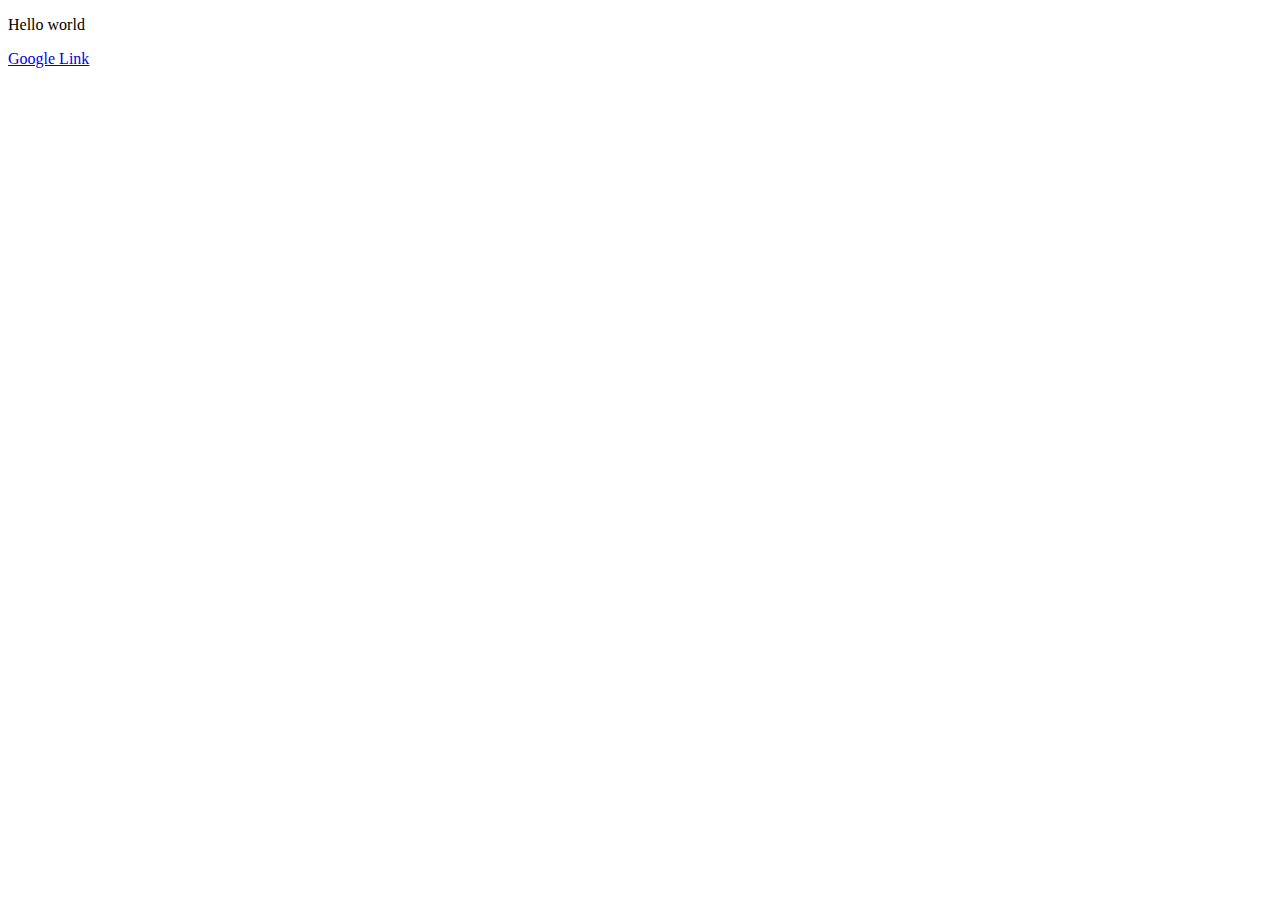
<file: section-12/index.html>
<!DOCTYPE html>
<html lang="en">
<head>
    <meta charset="UTF-8">
    <meta name="viewport" content="width=device-width, initial-scale=1.0">
    <title>Advanced Javascript</title>
    <link rel="stylesheet" href="/section-12/style.css">
</head>
<body>

    <p>
        Hello world
    </p>
    <a href="https://google.com" id="external-link">Google Link</a>




    <script src="/section-12/old-app.js"></script>
</body>
</html>
</file>
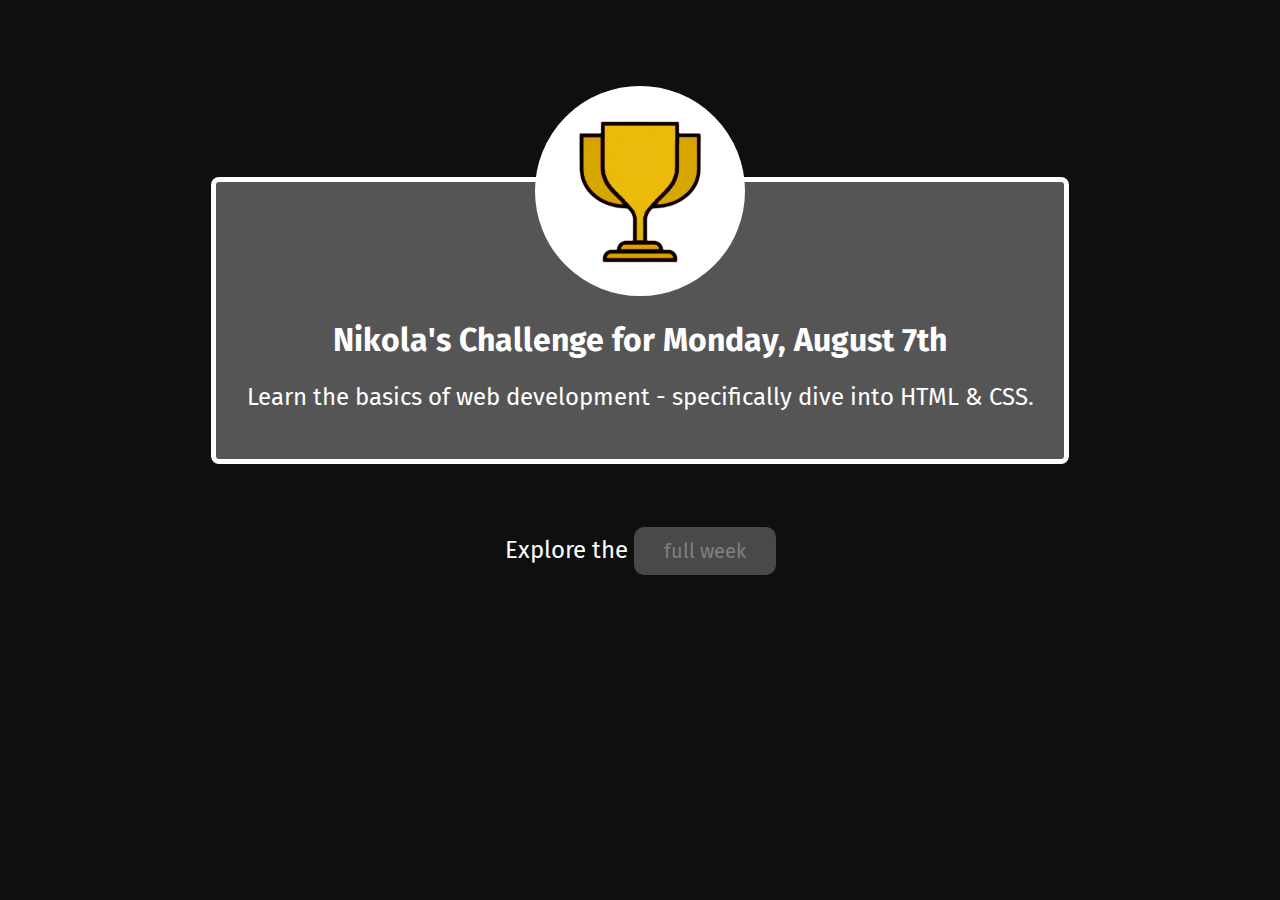
<file: section-3/index.html>
<!DOCTYPE html>
<html lang="en">

<head>
    <meta charset="UTF-8">
    <meta name="viewport" content="width=device-width, initial-scale=1.0">
    <link rel="preconnect" href="https://fonts.googleapis.com">
    <link rel="preconnect" href="https://fonts.gstatic.com" crossorigin>
    <link
        href="https://fonts.googleapis.com/css2?family=Fira+Sans:ital,wght@0,100;0,200;0,300;0,400;0,500;0,600;0,700;0,800;0,900;1,100;1,200;1,300;1,400;1,500;1,600;1,700;1,800;1,900&family=Oswald:wght@200;300;400;500;600;700&display=swap"
        rel="stylesheet">
    <title>Section 3 - My Daily Challenge</title>
    <link rel="stylesheet" href="/section-3/shared.css">
    <link rel="stylesheet" href="/section-3/daily-challenge.css">
</head>

<body>
    <main>
        <img src="/section-3/challenges-trophy.png" alt="A trophy">
        <h1>Nikola's Challenge for <span>Monday, August 7th</span></h1>
        <p id="todays-challenge">
            Learn the basics of web development - specifically dive into HTML & CSS.
        </p>
    </main>
    <footer>
        <p>Explore the <a href="/section-3/full-week.html">full week</a></p>
    </footer>
</body>

</html>
</file>
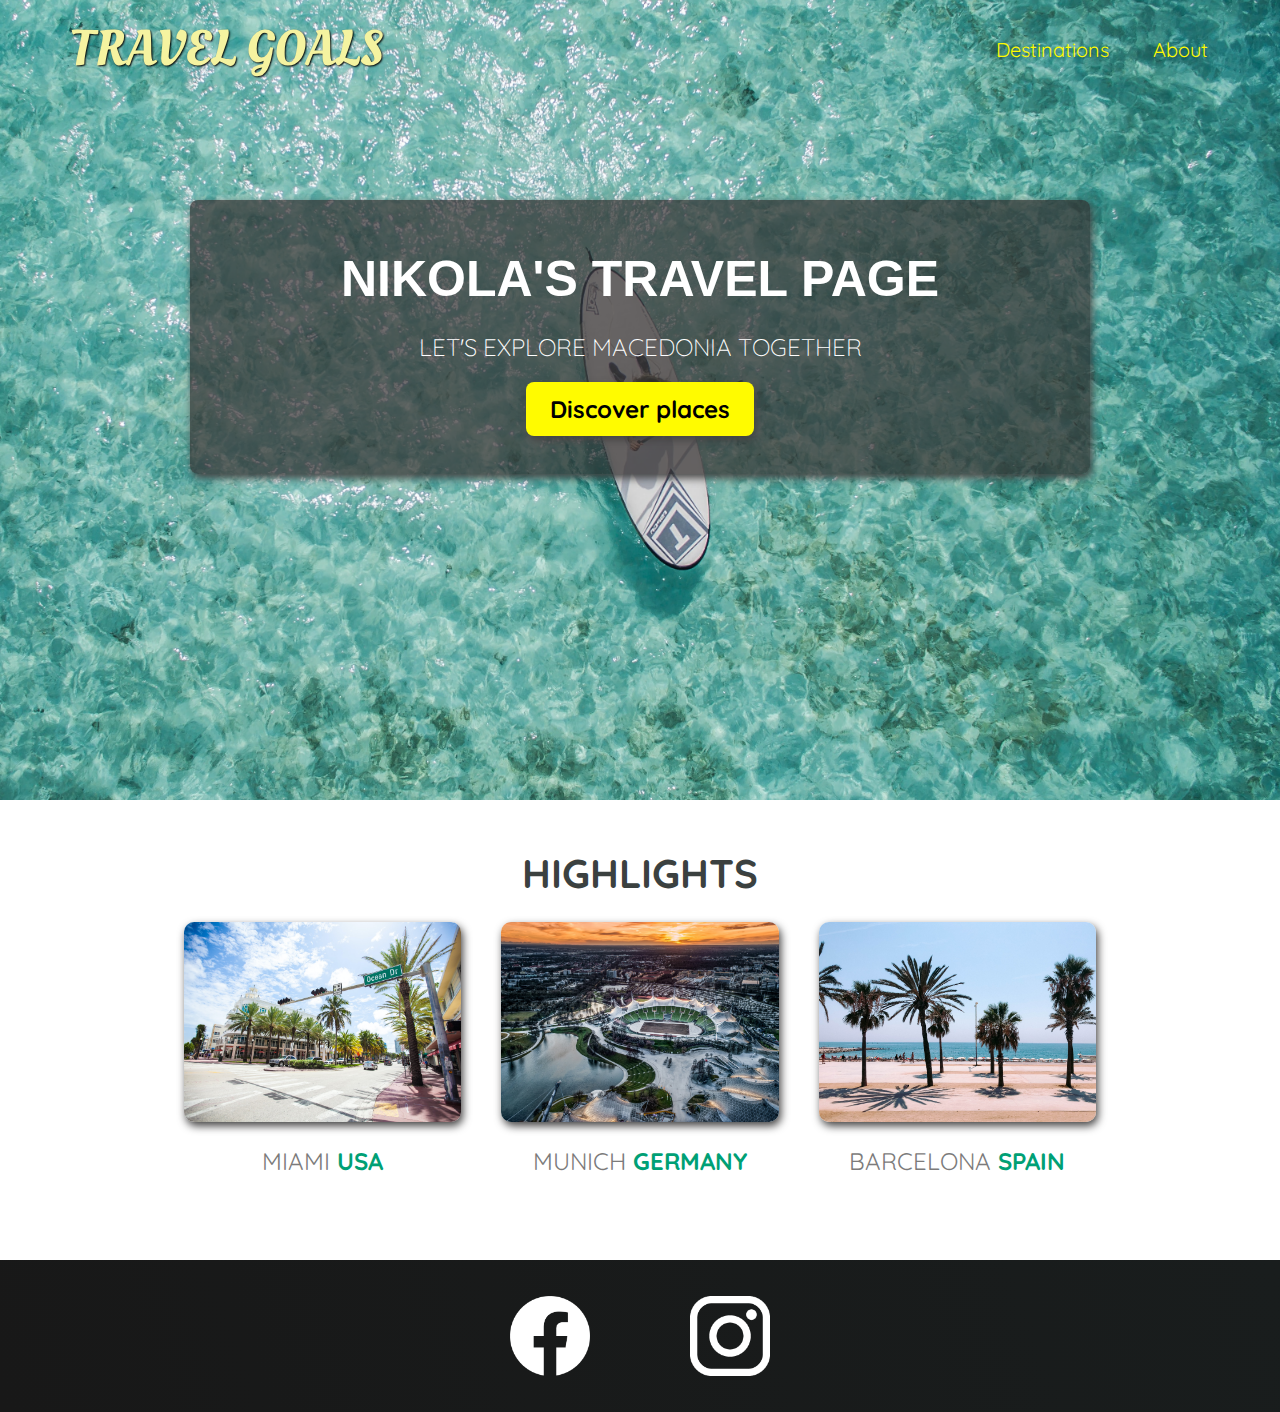
<file: section-7/index.html>
<!DOCTYPE html>
<html lang="en">
<head>
    <title>Travel Goals - Macedonia</title>
    <link rel="preconnect" href="https://fonts.googleapis.com">
    <link rel="preconnect" href="https://fonts.gstatic.com" crossorigin>
    <link href="https://fonts.googleapis.com/css2?family=Fira+Sans:ital,wght@0,100;0,200;0,300;0,400;0,500;0,600;0,700;0,800;0,900;1,100;1,200;1,300;1,400;1,500;1,600;1,700;1,800;1,900&family=Oleo+Script:wght@400;700&family=Quicksand:wght@300;400;500;600;700&display=swap" rel="stylesheet">
    <link rel="stylesheet" href="/section-7/shared.css">
    <link rel="stylesheet" href="/section-7/styles.css">
</head>
<body>
<header>
    <div id="page-logo">
        <a href="/section-7/index.html">Travel Goals</a>
    </div>
    <nav>
        <ul>
            <li><a href="/section-7/places.html">Destinations</a></li>
            <li><a href="#">About</a></li>
        </ul>
    </nav>
</header>
    <main>
        <section id="hero">
            <div id="hero-content">
                <h1>Nikola's Travel Page</h1>
                <p>Let's explore macedonia together</p>
                <a href="/section-7/places.html">Discover places</a>
            </div>
        </section>
        <section id="highlights">
            <h2>Highlights</h2>
            <ul id="destinations">
                <li class="destination">
                    <img src="/section-7/images/places/miami.jpg" alt="miami streets on sunny day">
                    <p>Miami <strong>USA</strong></p>
                </li>
                <li class="destination">
                    <img src="/section-7/images/places/munich.jpg" alt="Munich stadium in winter">
                    <p>Munich <strong>Germany</strong></p>
                </li>
                <li class="destination">
                    <img src="/section-7/images/places/barcelona.jpg" alt="Palm beach in barcelona">
                    <p>Barcelona <strong>Spain</strong></p>
                </li>
            </ul>
        </section>
    </main>
    <footer>
        <ul>
            <li>
                <a href="https://www.facebook.com">
                    <img src="/section-7/images/icons/facebook.png" alt="facebook logo">
                </a>
            </li>
            <li>
                <a href="https://www.instagram.com">
                    <img src="/section-7/images/icons/insta.png" alt="instagram logo">
                </a>
            </li>
        </ul>
    </footer>


</body>

</html>
</file>
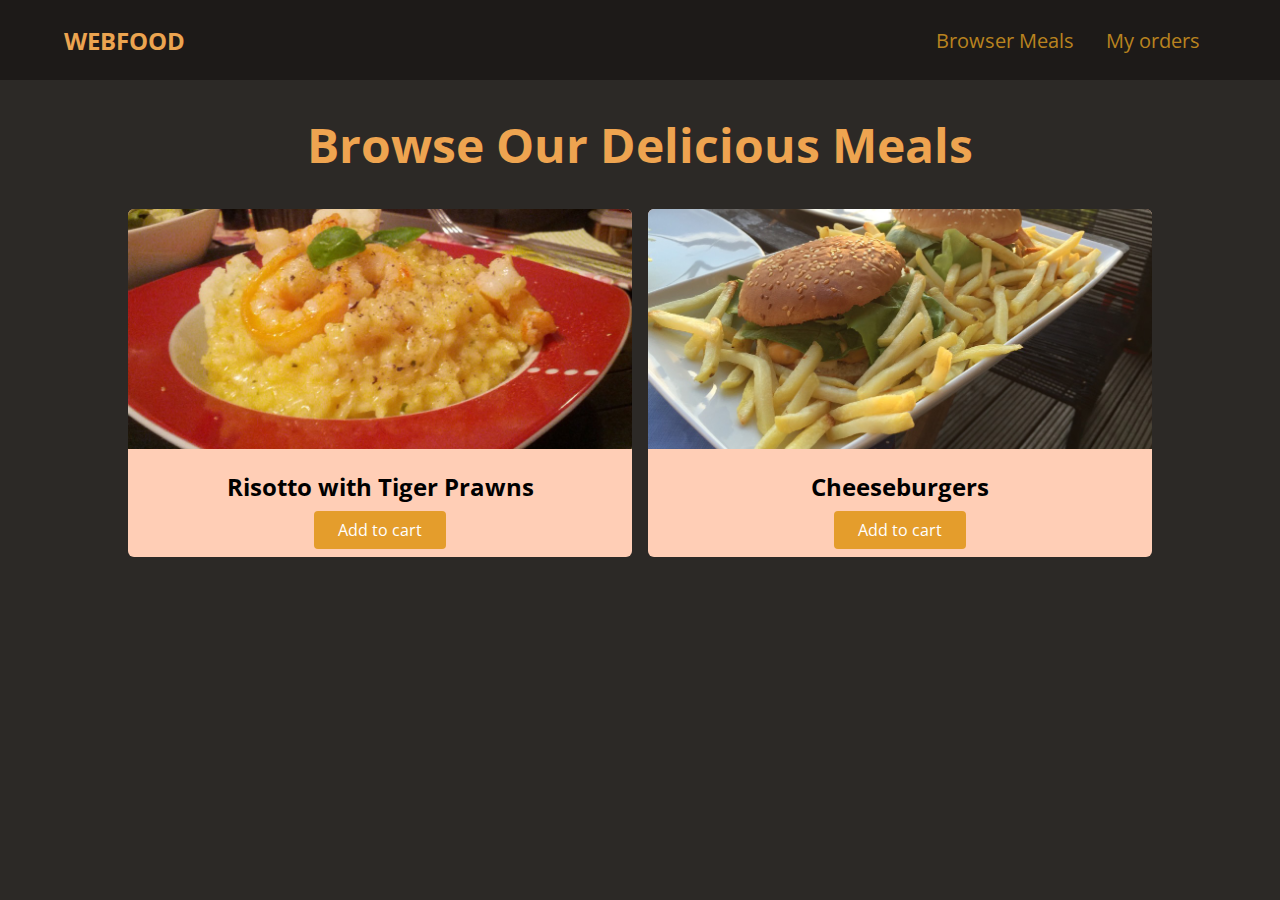
<file: section-8/index.html>
<!DOCTYPE html>
<html lang="en">
<head>
    <meta charset="UTF-8">
    <meta name="viewport" content="width=device-width, initial-scale=1.0">
    <title>WebFood</title>
    <link rel="preconnect" href="https://fonts.gstatic.com" />
    <link
      href="https://fonts.googleapis.com/css2?family=Open+Sans:wght@400;700&display=swap"
      rel="stylesheet"
    />
    <link rel="stylesheet" href="/section-8/style.css">
</head>
<body>
    <header id="main-header">
        <a href="/section-8/index.html" id="logo">WebFood</a>
        <nav>
            <ul>
                <li>
                    <a href="#">Browser Meals</a>
                </li>
                <li>
                    <a href="#">My orders</a>
                </li>
            </ul>
        </nav>
        <a href="#" id="side-drawer" class="menu-btn">
            <span></span>
            <span></span>
            <span></span>
            <span></span>
        </a>
    </header>
    <aside id="side-drawer">
        <header>
            <a href="#" class="menu-btn">
                <span></span>
                <span></span>
                <span></span>
            </a>
        </header>
        <nav>
            <ul>
                <li>
                    <a href="">Browser Meals</a>
                </li>
                <li>
                    <a href="">My orders</a>
                </li>
            </ul>
        </nav>
    </aside>
    <main>
        <h1>Browse Our Delicious Meals</h1>
        <section id="latest-products">
            <ul>
                <li class="food-item">
                    <article>
                        <img src="/section-8/images/risotto.jpg" alt="delicious risotto">
                        <div class="food-item-content">
                            <h2>Risotto with Tiger Prawns</h2>
                            <a href="" class="btn">Add to cart</a>
                        </div>
                    </article>
                </li>
                <li class="food-item">
                    <article>
                        <img src="/section-8/images/cheeseburgers.jpg" alt="cheeseburgers">
                        <div class="food-item-content">
                            <h2>Cheeseburgers</h2>
                            <a href="" class="btn">Add to cart</a>
                        </div>
                    </article>
                </li>
            </ul>
        </section>
    </main>
</body>
</html>
</file>
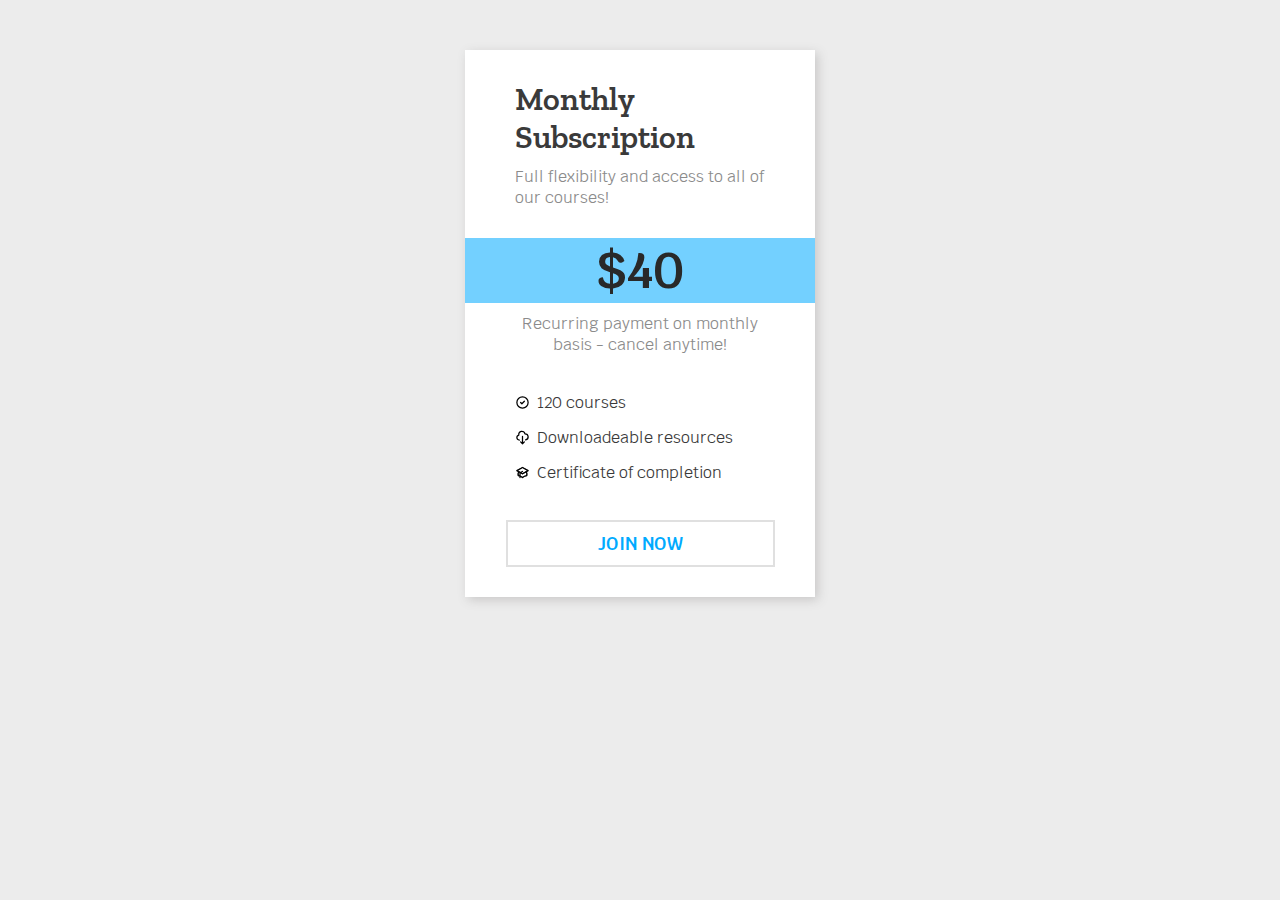
<file: section-9/index.html>
<!DOCTYPE html>
<html lang="en">
<head>
    <meta charset="UTF-8">
    <meta name="viewport" content="width=device-width, initial-scale=1.0">
    <title>Courses Card - Advanced CSS Styling</title>
    <link rel="preconnect" href="https://fonts.googleapis.com">
    <link rel="preconnect" href="https://fonts.gstatic.com" crossorigin>
    <link href="https://fonts.googleapis.com/css2?family=Krub:wght@400;600&family=Zilla+Slab:wght@400;600&display=swap" rel="stylesheet">
    <link rel="stylesheet" href="/section-9/style.css">
</head>
<body>
    <div class="card-container">
        <h1>Monthly Subscription</h1>
        <p class="card-info">Full flexibility and access to all of our courses!</p>
        <p class="price">$40</p>
        <p class="price-info">Recurring payment on monthly basis - cancel anytime!</p>
        <div class="sub-details">
            <div class="sub-feature">
                <div class="icon"><svg class="w-6 h-6" fill="none" stroke="currentColor" viewBox="0 0 24 24" xmlns="http://www.w3.org/2000/svg"><path stroke-linecap="round" stroke-linejoin="round" stroke-width="2" d="M9 12l2 2 4-4m6 2a9 9 0 11-18 0 9 9 0 0118 0z"></path></svg></div>
                <p class="sub-feature-text">120 courses</p>
            </div>
            <div class="sub-feature">
                <div class="icon"><svg class="w-6 h-6" fill="none" stroke="currentColor" viewBox="0 0 24 24" xmlns="http://www.w3.org/2000/svg"><path stroke-linecap="round" stroke-linejoin="round" stroke-width="2" d="M7 16a4 4 0 01-.88-7.903A5 5 0 1115.9 6L16 6a5 5 0 011 9.9M9 19l3 3m0 0l3-3m-3 3V10"></path></svg></div>
                <p class="sub-feature-text">Downloadeable resources</p>
            </div>
            <div class="sub-feature">
                <div class="icon"><svg class="w-6 h-6" fill="none" stroke="currentColor" viewBox="0 0 24 24" xmlns="http://www.w3.org/2000/svg"><path d="M12 14l9-5-9-5-9 5 9 5z"></path><path d="M12 14l6.16-3.422a12.083 12.083 0 01.665 6.479A11.952 11.952 0 0012 20.055a11.952 11.952 0 00-6.824-2.998 12.078 12.078 0 01.665-6.479L12 14z"></path><path stroke-linecap="round" stroke-linejoin="round" stroke-width="2" d="M12 14l9-5-9-5-9 5 9 5zm0 0l6.16-3.422a12.083 12.083 0 01.665 6.479A11.952 11.952 0 0012 20.055a11.952 11.952 0 00-6.824-2.998 12.078 12.078 0 01.665-6.479L12 14zm-4 6v-7.5l4-2.222"></path></svg></div>
                <p class="sub-feature-text">Certificate of completion</p>
            </div>
        </div>
        <div class="button-container">
            <a href="" class="button">Join now</a>
        </div>
    </div>
</body>
</html>
</file>
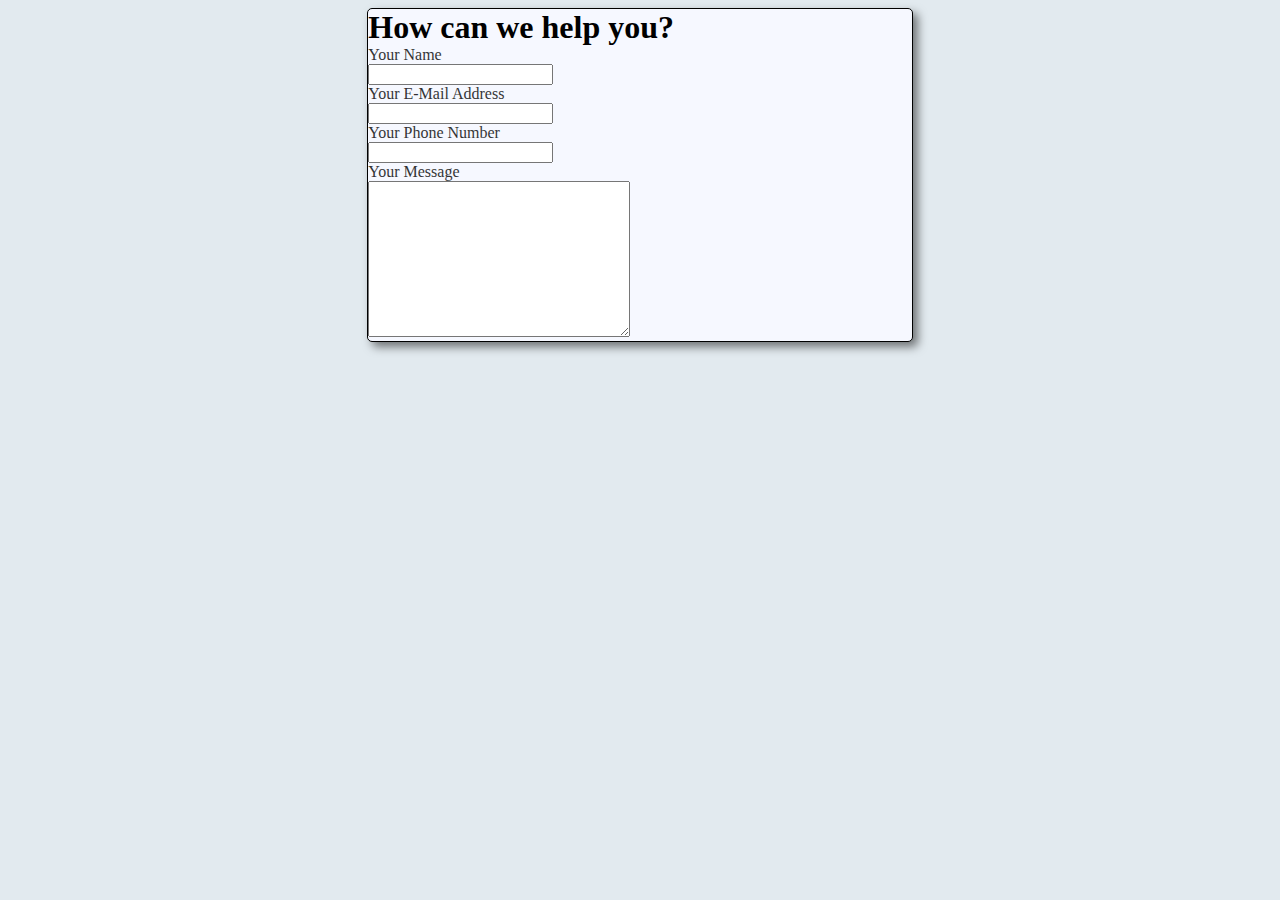
<file: section-10/challenge/index.html>
<!DOCTYPE html>
<html lang="en">
<head>
    <meta charset="UTF-8">
    <meta name="viewport" content="width=device-width, initial-scale=1.0">
    <title>Document</title>
    <link rel="stylesheet" href="/section-10/challenge/style.css">
</head>
<body>
    <div class="formarea">
        <h1>How can we help you?</h1>
        <form action="">
            <div class="form-group">
                <label for="name">Your Name</label> <br>
                <input type="text" id="name">
            </div>

            <div class="form-group">
                <label for="email">Your E-Mail Address</label> <br>
                <input type="email" id="email">
            </div>

            <div class="form-group">
                <label for="phone">Your Phone Number</label> <br>
                <input type="tel" id="phone">
            </div>

            <div class="form-group">
                <label for="message">Your Message</label> <br>
                <textarea id="message" name="message" cols="30" rows="10"></textarea>
            </div>
        </form>
    </div>
</body>
</html>
</file>
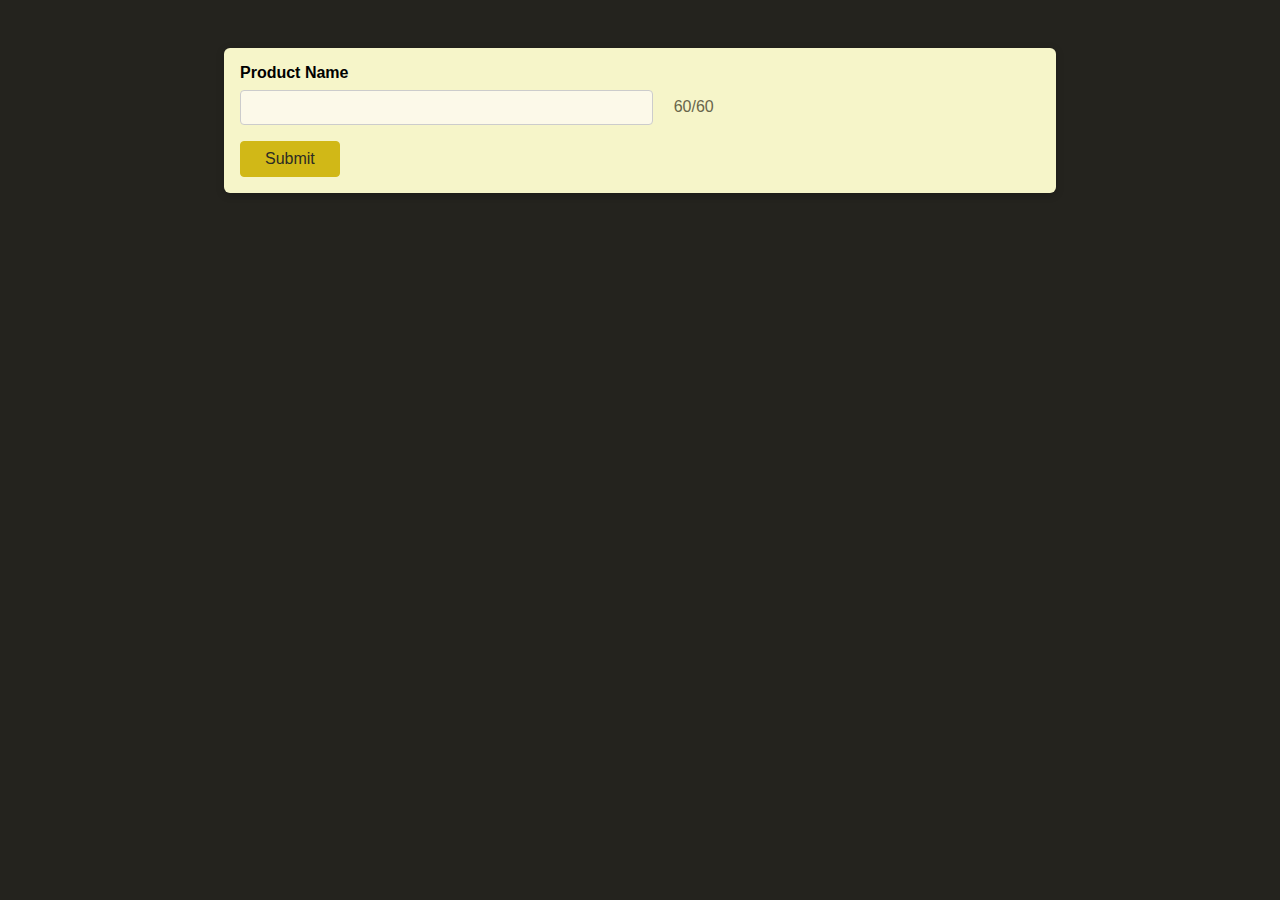
<file: section-12/code/15-time-to-practice-2-solution/index.html>
<!DOCTYPE html>
<html lang="en">
  <head>
    <meta charset="UTF-8" />
    <meta http-equiv="X-UA-Compatible" content="IE=edge" />
    <meta name="viewport" content="width=device-width, initial-scale=1.0" />
    <title>Advanced JavaScript</title>
    <link rel="stylesheet" href="styles.css">
    <script src="demo.js" defer></script>
  </head>
  <body>
    <form>
      <div class="control">
        <label for="product-name">Product Name</label>
        <input type="text" id="product-name" name="product-name" maxlength="60">
        <span id="charcount">
          <span id="remaining-chars" class="some-class">60</span>/60
        </span>
      </div>
      <button>Submit</button>
    </form>
  </body>
</html>
</file>
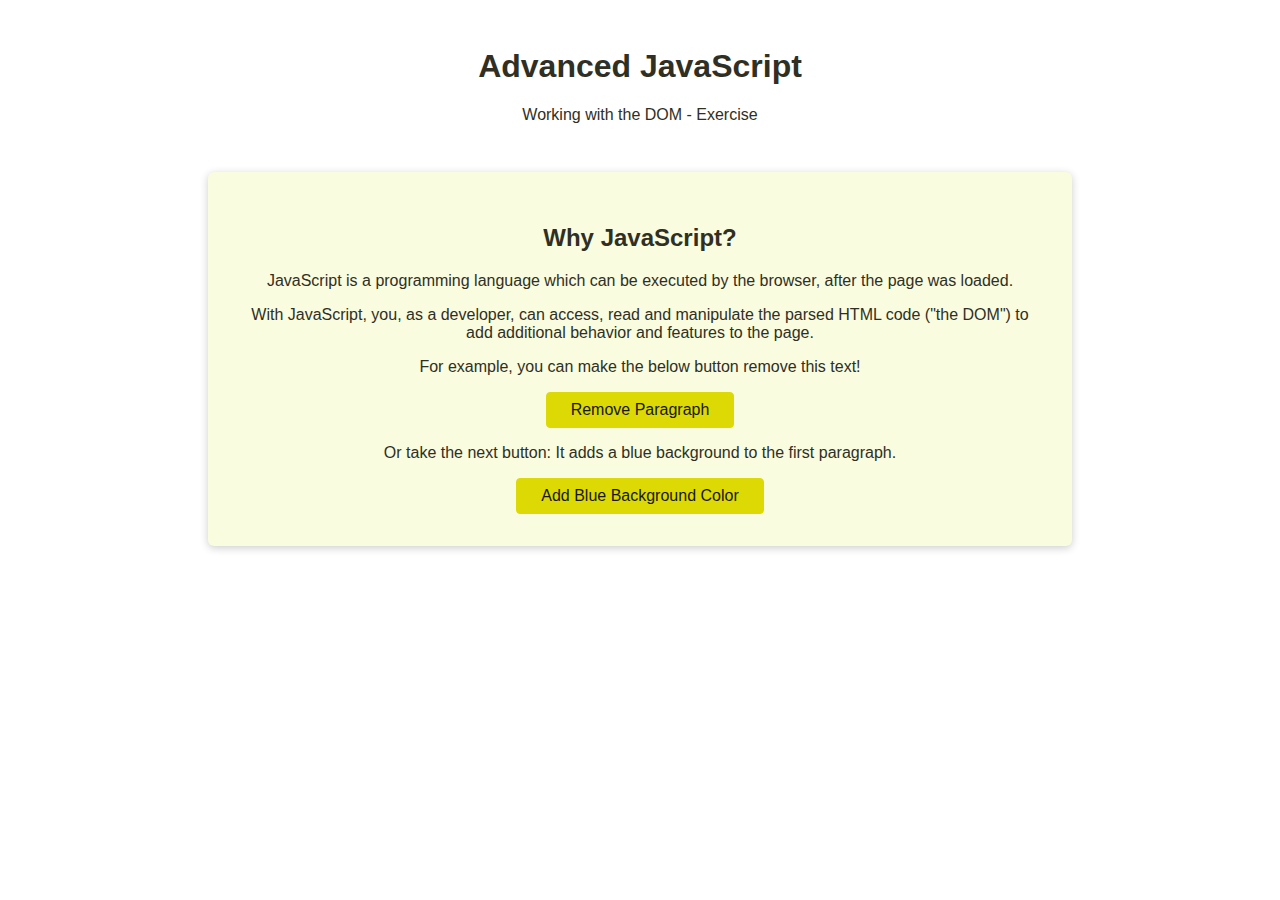
<file: section-12/code/15-time-to-practice-2-solution/exercise-2/index.html>
<!DOCTYPE html>
<html lang="en">
  <head>
    <meta charset="UTF-8" />
    <meta http-equiv="X-UA-Compatible" content="IE=edge" />
    <meta name="viewport" content="width=device-width, initial-scale=1.0" />
    <title>Advanced JavaScript Exercise</title>
    <link rel="stylesheet" href="styles.css">
    <script src="exercise.js" defer></script>
  </head>
  <body>
    <h1>Advanced JavaScript</h1>
    <p>Working with the DOM - Exercise</p>

    <section>
      <h2>Why JavaScript?</h2>
      <p>
        JavaScript is a programming language which can be executed by the
        browser, after the page was loaded.
      </p>
      <p>
        With JavaScript, you, as a developer, can access, read and manipulate
        the parsed HTML code ("the DOM") to add additional behavior and features
        to the page.
      </p>
      <p>For example, you can make the below button remove this text!</p>
      <button>Remove Paragraph</button>
      <p>
        Or take the next button: It adds a blue background to the first
        paragraph.
      </p>
      <button id="change-bg-btn">Add Blue Background Color</button>
    </section>
  </body>
</html>
</file>
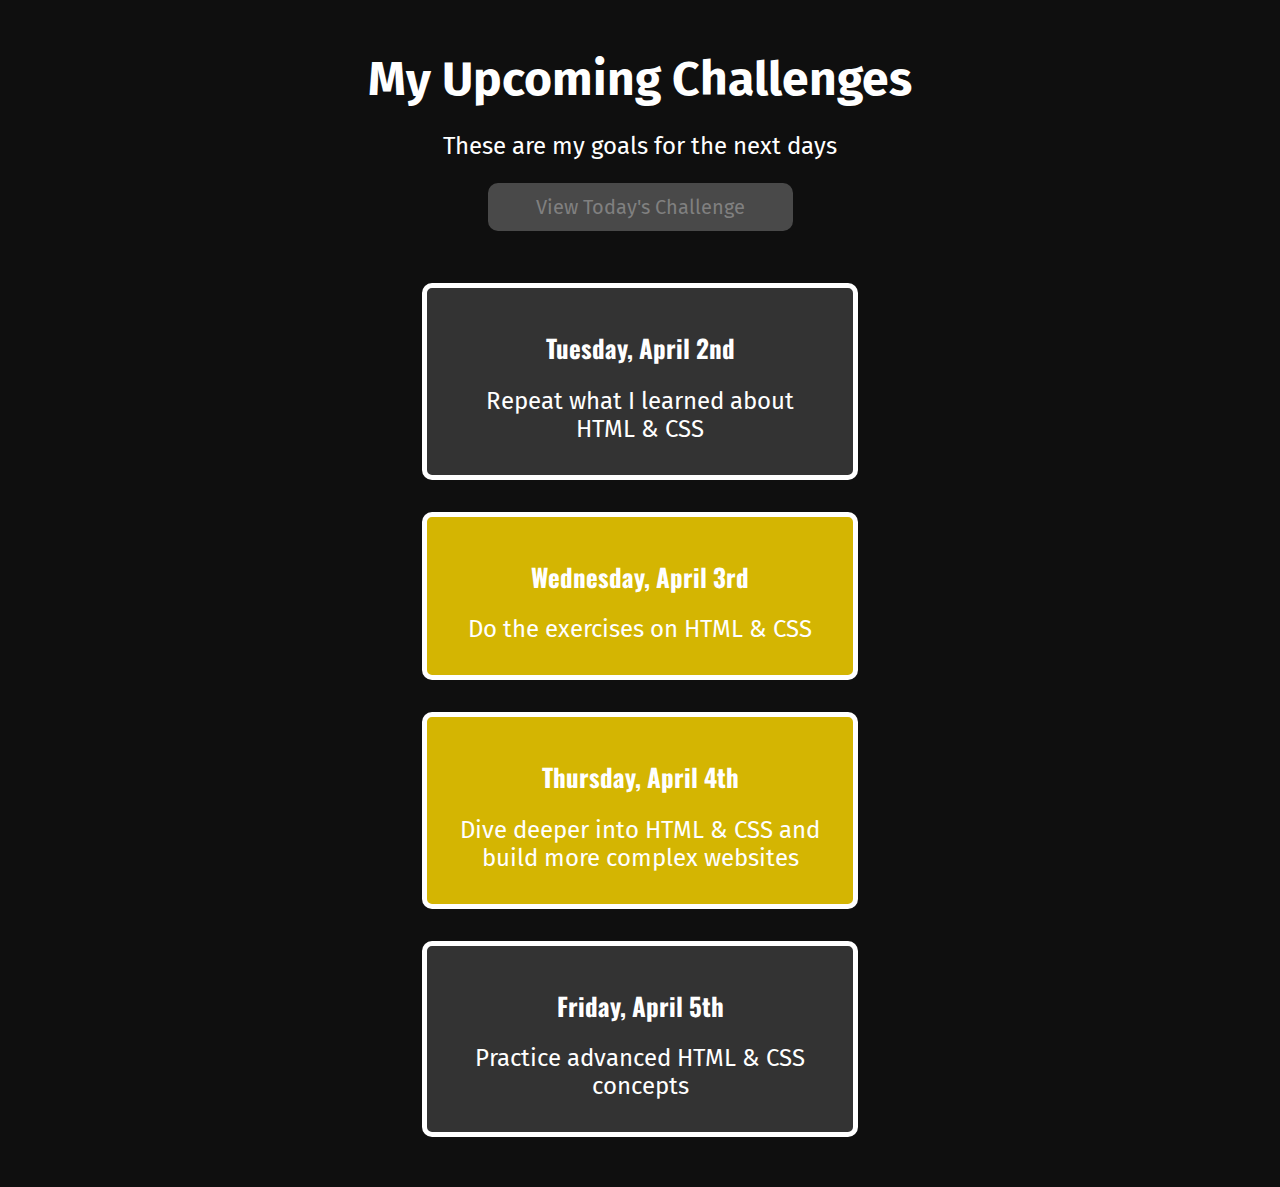
<file: section-3/full-week.html>
<!DOCTYPE html>
<html lang="en">

<head>
    <meta charset="UTF-8">
    <meta name="viewport" content="width=device-width, initial-scale=1.0">
    <link rel="preconnect" href="https://fonts.googleapis.com">
    <link rel="preconnect" href="https://fonts.gstatic.com" crossorigin>
    <link
        href="https://fonts.googleapis.com/css2?family=Fira+Sans:ital,wght@0,100;0,200;0,300;0,400;0,500;0,600;0,700;0,800;0,900;1,100;1,200;1,300;1,400;1,500;1,600;1,700;1,800;1,900&family=Oswald:wght@200;300;400;500;600;700&display=swap"
        rel="stylesheet">
    <title>Section 3 - My Upcoming Challenges</title>
    <link rel="stylesheet" href="/section-3/shared.css">
    <link rel="stylesheet" href="/section-3/full-week.css">
</head>

<body>
    <header>
        <h1>My Upcoming Challenges</h1>
        <p>These are my goals for the next days</p>
        <a href="/section-3/index.html">View Today's Challenge</a>
    </header>
    <main>
        <ol>
            <li>
                <h2>Tuesday, April 2nd</h2>
                <p>Repeat what I learned about HTML & CSS</p>
            </li>
            <li class="highlight-goal">
                <h2>Wednesday, April 3rd</h2>
                <p>Do the exercises on HTML & CSS</p>
              </li>
              <li class="highlight-goal">
                <h2>Thursday, April 4th</h2>
                <p>Dive deeper into HTML & CSS and build more complex websites</p>
              </li>
              <li>
                <h2>Friday, April 5th</h2>
                <p>Practice advanced HTML & CSS concepts</p>
              </li>
        </ol>
    </main>
</body>

</html>
</file>
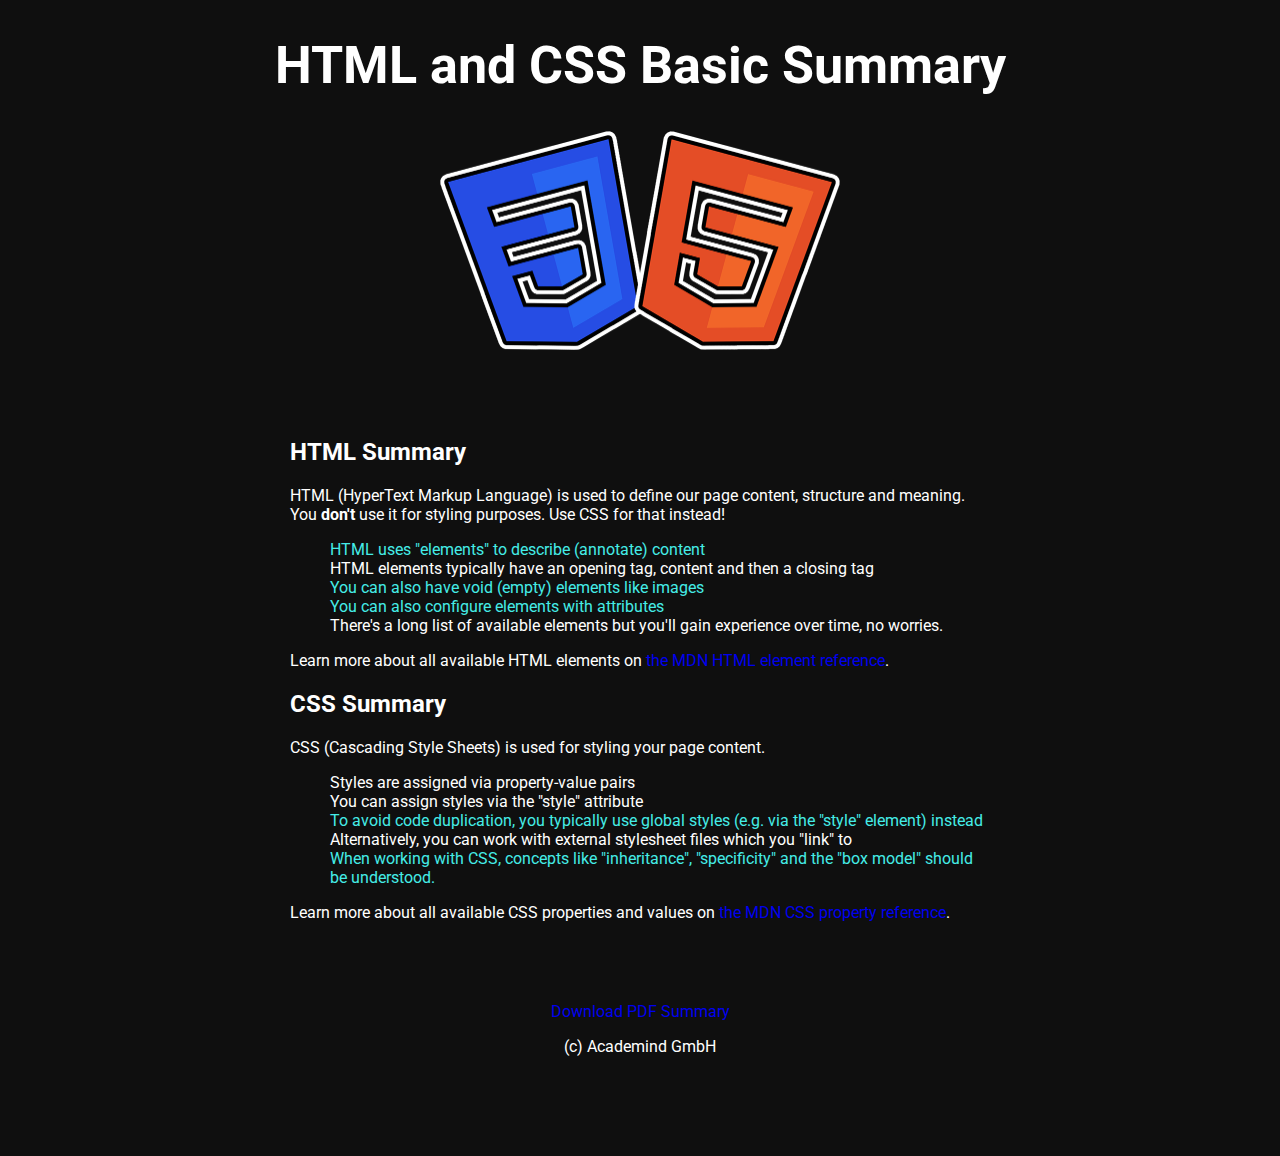
<file: section-4/section4.html>
<!DOCTYPE html>
<html lang="en">

<head>
    <meta charset="UTF-8">
    <meta name="viewport" content="width=device-width, initial-scale=1.0">
    <title>HTML & CSS Basics Summary</title>
    <link rel="stylesheet" href="/section-4/section4.css">
    <link rel="preconnect" href="https://fonts.gstatic.com" />
    <link href="https://fonts.googleapis.com/css2?family=Roboto:wght@400;900&display=swap" rel="stylesheet" />

</head>

<body>
    <header>
        <h1>HTML and CSS Basic Summary</h1>
        <img src="/section-4/html-css.png" alt="HTML and CSS logos">
    </header>
    <main>
        <section>
            <h2>HTML Summary</h2>
            <p>HTML (HyperText Markup Language) is used to define our page content,
                structure and meaning. You <strong>don't</strong> use it for styling
                purposes. Use CSS for that instead!</p>
            <ul id="html-list">
                <li class="extra-important">
                    HTML uses "elements" to describe (annotate) content
                </li>
                <li>
                    HTML elements typically have an opening tag, content and then a
                    closing tag
                </li>
                <li class="extra-important">
                    You can also have void (empty) elements like images
                </li>
                <li class="extra-important">
                    You can also configure elements with attributes
                </li>
                <li>
                    There's a long list of available elements but you'll gain experience
                    over time, no worries.
                </li>
            </ul>
            <p>
                Learn more about all available HTML elements on
                <a href="https://developer.mozilla.org/en-US/docs/Web/HTML/Element">the MDN HTML element reference</a>.
            </p>
        </section>

        <section>
           <h2>CSS Summary</h2> 
           <p>CSS (Cascading Style Sheets) is used for styling your page content.</p>
           <ul id="css-list">
            <li>Styles are assigned via property-value pairs</li>
            <li>You can assign styles via the "style" attribute</li>
            <li class="extra-important">
              To avoid code duplication, you typically use global styles (e.g. via
              the "style" element) instead
            </li>
            <li>
              Alternatively, you can work with external stylesheet files which you
              "link" to
            </li>
            <li class="extra-important">
              When working with CSS, concepts like "inheritance", "specificity"
              and the "box model" should be understood.
            </li>
          </ul>
          <p>
            Learn more about all available CSS properties and values on
            <a href="https://developer.mozilla.org/en-US/docs/Web/CSS/Reference"
              >the MDN CSS property reference</a
            >.
          </p>
        </section>
    </main>
    <footer>
        <a href="/section-4/html-css-basics-summary.pdf" target="_blank"
          >Download PDF Summary</a
        >
        <p>(c) Academind GmbH</p>
      </footer>



</body>

</html>
</file>
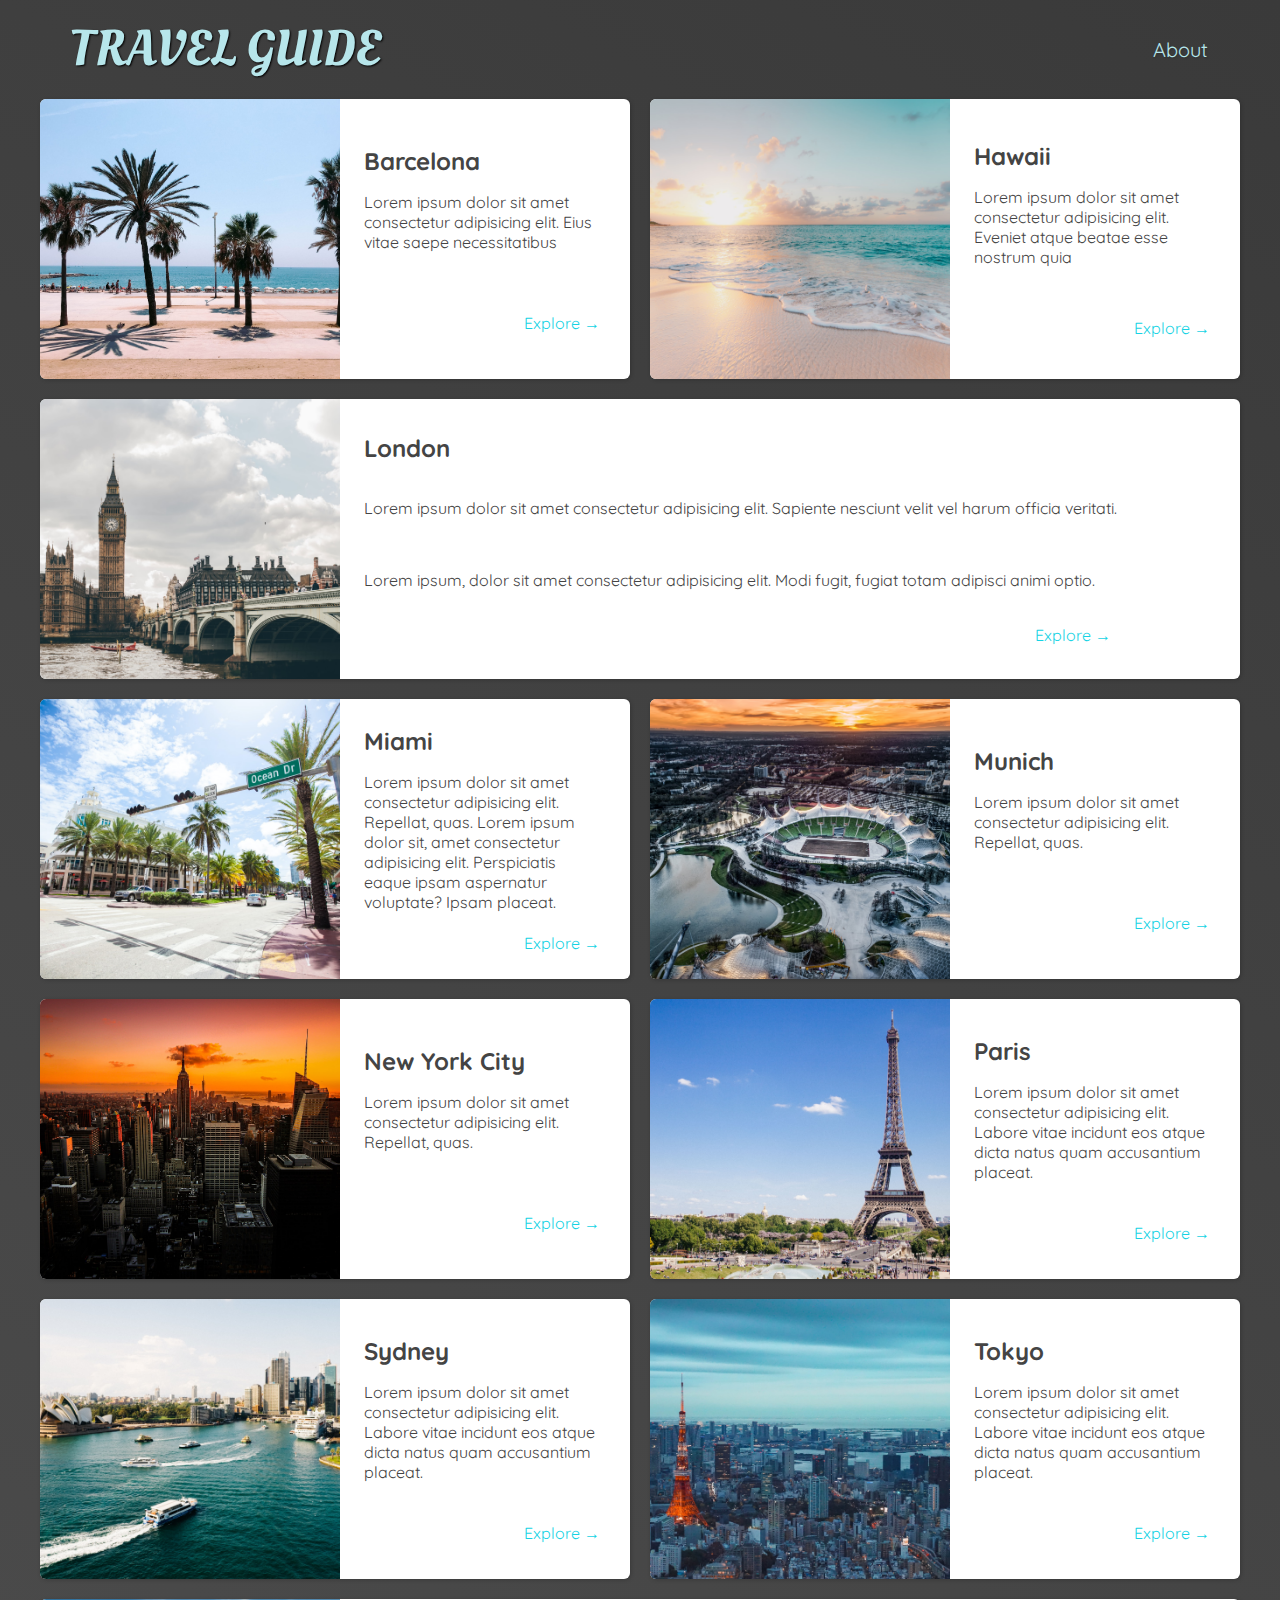
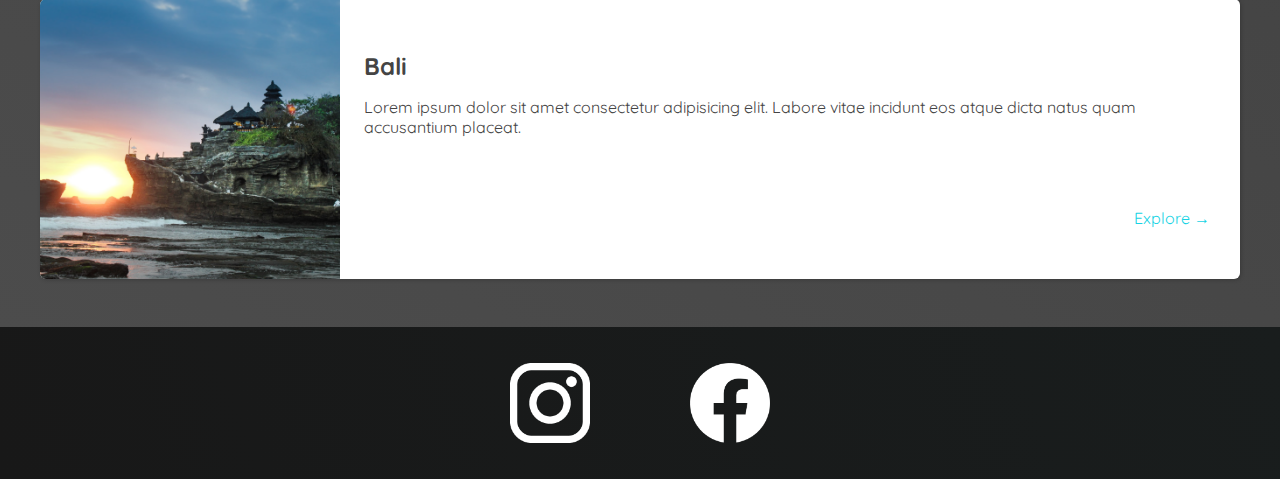
<file: section-7/places.html>
<!DOCTYPE html>
<html lang="en">
<head>
    <meta charset="UTF-8">
    <meta name="viewport" content="width=device-width, initial-scale=1.0">
    <link
    href="https://fonts.googleapis.com/css2?family=Raleway:wght@700&family=Oleo+Script:wght@700&family=Quicksand:wght@300;500&display=swap"
    rel="stylesheet"
  />
  <link rel="stylesheet" href="/section-7/shared.css" />
  <link rel="stylesheet" href="/section-7/places.css" />
  <title>Places - Travel Destinations</title>
</head>
<body>
    <header>
        <div id="page-logo">
            <a href="/section-7/index.html">Travel Guide</a>
        </div>
        <nav>
            <ul>
                <li><a href="/section-7/places.html"></a></li>
                <li><a href="#">About</a></li>
            </ul>
        </nav>
    </header>
    <main>
        <ul>
            <li>
                <img src="/section-7/images/places/barcelona.jpg" alt="city of barcelona">
                <div class="item-content">
                    <div>
                        <h2>Barcelona</h2>
                        <p>Lorem ipsum dolor sit amet consectetur adipisicing elit. Eius vitae saepe necessitatibus </p>
                    </div>
                    <div class="actions">
                        <a href="https://en.wikipedia.org/wiki/Barcelona">Explore &#x2192</a>
                    </div>
                </div>
            </li>
            <li>
                <img src="/section-7/images/places/hawaii.jpg" alt="Hawaii beach">
                <div class="item-content">
                    <div>
                        <h2>Hawaii</h2>
                        <p>
                            Lorem ipsum dolor sit amet consectetur adipisicing elit. Eveniet atque beatae esse nostrum quia
                        </p>
                    </div>
                    <div class="actions">
                        <a href="https://en.wikipedia.org/wiki/Hawaii">Explore &#x2192</a>
                    </div>
                </div>
            </li>
            <li>
                <img src="/section-7/images/places/london.jpg" alt="London City">
                <div class="item-content">
                    <h2>London</h2>
                    <p>Lorem ipsum dolor sit amet consectetur adipisicing elit. Sapiente nesciunt velit vel harum officia veritati.</p>
                    <p>Lorem ipsum, dolor sit amet consectetur adipisicing elit. Modi fugit, fugiat totam adipisci animi optio.
                    </p>
                    <div class="actions">
                        <a href="https://en.wikipedia.org/wiki/London">Explore &#x2192</a>
                    </div>
                </div>
            </li>
            <li>
                <img src="/section-7/images/places/miami.jpg" alt="Miami Streets">
                <div class="item-content">
                    <div>
                        <h2>Miami</h2>
                        <p>Lorem ipsum dolor sit amet consectetur adipisicing elit. Repellat, quas. Lorem ipsum dolor sit, amet consectetur adipisicing elit. Perspiciatis eaque ipsam aspernatur voluptate? Ipsam placeat.</p>
                    </div>
                    <div class="actions">
                        <a href="https://en.wikipedia.org/wiki/Miami">Explore &#x2192</a>
                    </div>
                </div>
            </li>
            <li>
                <img src="/section-7/images/places/munich.jpg" alt="Munich football stadium">
                <div class="item-content">
                    <div>
                        <h2>Munich</h2>
                        <p>Lorem ipsum dolor sit amet consectetur adipisicing elit. Repellat, quas.</p>
                    </div>
                    <div class="actions">
                        <a href="https://en.wikipedia.org/wiki/Munich">Explore &#x2192</a>
                      </div>
                </div>
            </li>
            <li>
                <img src="/section-7/images/places/new-york-city.jpg" alt="new york city skyline">
                <div class="item-content">
                    <div>
                        <h2>New York City</h2>
                        <p>Lorem ipsum dolor sit amet consectetur adipisicing elit. Repellat, quas.</p>
                    </div>
                    <div class="actions">
                        <a href="https://en.wikipedia.org/wiki/New_York_City">Explore &#x2192</a>
                      </div>
                </div>
            </li>
            <li>
                <img src="images/places/paris.jpg" alt="Paris city" />
                <div class="item-content">
                  <div>
                    <h2>Paris</h2>
                    <p>
                      Lorem ipsum dolor sit amet consectetur adipisicing elit. Labore
                      vitae incidunt eos atque dicta natus quam accusantium placeat.
                    </p>
                  </div>
                  <div class="actions">
                    <a href="https://en.wikipedia.org/wiki/Paris">Explore &#x2192</a>
                  </div>
                </div>
              </li>
              <li>
                <img src="images/places/sydney.jpg" alt="Sydney beach" />
                <div class="item-content">
                  <div>
                    <h2>Sydney</h2>
                    <p>
                      Lorem ipsum dolor sit amet consectetur adipisicing elit. Labore
                      vitae incidunt eos atque dicta natus quam accusantium placeat.
                    </p>
                  </div>
                  <div class="actions">
                    <a href="https://en.wikipedia.org/wiki/Sydney">Explore &#x2192</a>
                  </div>
                </div>
              </li>
              <li>
                <img src="images/places/tokyo.jpg" alt="Tokyo skyline" />
                <div class="item-content">
                  <div>
                    <h2>Tokyo</h2>
                    <p>
                      Lorem ipsum dolor sit amet consectetur adipisicing elit. Labore
                      vitae incidunt eos atque dicta natus quam accusantium placeat.
                    </p>
                  </div>
                  <div class="actions">
                    <a href="https://en.wikipedia.org/wiki/Tokyo">Explore &#x2192</a>
                  </div>
                </div>
              </li>
              <li>
                <img src="images/places/bali.jpg" alt="Bali beach" />
                <div class="item-content">
                  <div>
                    <h2>Bali</h2>
                    <p>
                      Lorem ipsum dolor sit amet consectetur adipisicing elit. Labore
                      vitae incidunt eos atque dicta natus quam accusantium placeat.
                    </p>
                  </div>
                  <div class="actions">
                    <a href="https://en.wikipedia.org/wiki/Bali">Explore &#x2192</a>
                  </div>
                </div>
              </li>
        </ul>
    </main>
    <footer>
        <ul>
            <li>
                <a href="https://instagram.com">
                    <img src="/section-7/images/icons/insta.png" alt="instagram logo">
                </a>
            </li>
            <li>
                <a href="https://www.facebook.com">
                    <img src="/section-7/images/icons/facebook.png" alt="facebook logo">
                </a>
            </li>
        </ul>
    </footer>
</body>
</html>
</file>
<file: section-12/style.css>
h1{
    color: red;
}
</file>
<file: section-3/shared.css>
body{
    background-color: rgb(15,15,15);
    color: white;
    text-align: center;
    margin: 50px;
}
h1 {
    font-family: 'Fira Sans', sans-serif;
}
p{
    font-family: 'Fira Sans', sans-serif;
    font-size: 24px;
}
a{
    font-family: 'Fira Sans', sans-serif;
    text-decoration: none;
    color: grey;
    background-color: rgba(128, 128, 128, 0.514);
    padding: 10px;
    margin-top: 20px;
    border-radius: 10px;
    font-size: 20px;
    padding: 12px 30px;
}
a:hover{
    border: 3px solid white; 
    color: white;
}
</file>
<file: section-3/daily-challenge.css>
main{
    width: 800px;
    margin: 100px auto 72px auto;
    background-color: rgba(225, 223, 223, 0.34);
    padding: 24px;
    border: 5px solid white;
    border-radius: 8px;
    margin-top: 15%;
    
}
img{
    z-index: 1000;
    background-color: white;
    width: 200px;
    height: 200px;
    border: 5px solid;
    border-radius: 50%;
    margin-top: -120px;
}
</file>
<file: section-7/shared.css>
body{
    font-family: "Quicksand", sans-serif;
    margin: 0;
}
ul {
    list-style: none;
    margin: 0;
    padding:0;
}
header{
    display: flex;
    justify-content: space-between;
    align-items: center;
    padding: 15px 60px;
    position: absolute;
    width: 100%;
    top: 0;
    left: 0;
    box-sizing: border-box;
}
#page-logo a{
    padding: 10px;
    font-family: "Oleo Script", sans-serif;
    color: rgb(245, 243, 160);
    font-size: 50px;
    text-decoration: none;
    text-transform: uppercase;
    text-shadow: 1px 1px 2px black;
}
header ul {
    display: flex;
}
header li{
    margin-left:20px;
}
header a{
    color:rgb(255, 251, 0);
    text-decoration: none;
    font-size: 20px;
    padding:12px;
    text-shadow:1px 1px 2px rgba(0,0,0,0.2);
    border-radius: 6px;
}
header nav a:hover{
    color: rgb(77, 77, 77);
    background-color: rgb(255, 251, 0);
}
footer{
    background: linear-gradient(70deg, rgb(24, 24,24), rgb(25, 29, 29));
    padding: 36px 0;
}
footer ul{
    display: flex;
    justify-content: center;
}
footer li{
    width: 80px;
    height: 80px;
    margin: 0 50px;
}
footer img{
    width: 100%;
    height: 100%;S
}
</file>
<file: section-7/styles.css>
#hero {
    height: 800px;
    background-image: url('/section-7/images/places/ocean.jpg');
    background-position: center;
    background-size: cover;
}
#hero-content{
    width: 900px;
    background-color: rgba(51, 47, 47, 0.7);
    box-shadow: 2px 4px 8px rgb(68, 67, 67);
    border-radius: 8px;
    text-align: center;
    padding: 50px 0;
    margin: 0 auto;
    position: relative;
    top: 200px;
}
#hero-content h1 {
    color: white;
    text-transform: uppercase;
    font-size: 50px;
    font-family: "Raleway",sans-serif;
    margin: 0;
}
#hero-content p {
    color: white;
    text-transform: uppercase;
    font-size: 24px;
    font-weight: 300;
    margin-bottom: 32px;
}
#hero-content a{
    text-decoration: none;
    background-color: rgb(255, 251, 0);
    padding: 12px 24px;
    color: black;
    font-size: 24px;
    font-weight: bold;
    border-radius: 8px;
    box-shadow: 2px 4px 8px rgb(68, 67, 67);
}
#hero-content a:hover{
    background-color: rgb(255, 238, 0);
}
#highlights{
    padding: 24px;
    background:linear-gradient(0deg, rgb(277,255,253) rgb(202,243,240))
}
#highlights h2{
    text-transform: uppercase;
    text-align: center;
    font-size: 40px;
    color: rgb(59, 65, 64);
    margin: 24px 0;
}

#destinations{
    display: flex;
    justify-content: center;
    width: 90%;
    margin: auto;
    margin-bottom: 40px;
}
.destination{
    width: 25%;
    margin: 0 20px;
    text-transform: uppercase;
}
.destination p{
    text-align: center;
    font-size: 24px;
    color: rgb(124, 123, 123);
    margin: 20px 0;
}
.destination img{
    height: 200px;
    width: 100%;
    box-shadow: 2px 4px 8px rgb(68, 67, 67);
    border-radius: 10px;
    object-fit: cover;
}
.destination strong{
    color: rgb(0, 160, 117);
}
</file>
<file: section-8/style.css>
body {
    font-family: "Open sans", sans-serif;
    margin: 0;
    background-color: rgb(44,41,38);
}
a{
    text-decoration: none;
}
#main-header{
    height: 5rem;
    display: flex;
    justify-content: space-between;
    align-items:center;
    background-color: rgb(29, 26, 24);
    padding: 0 5%;
}
#logo{
    font-size: 1.5rem;
    font-weight: bold;
    color: rgb(235, 164, 80);
    text-transform: uppercase;
}
.menu-btn{
    width: 3rem;
    height: 3rem;
    display: flex;
    flex-direction: column;
    justify-content: space-around;
    display: none;
}
.menu-btn span{
    width: 100%;
    height: 3px;
    background-color: white;
}
#main-header ul{
    list-style: none;
    display: flex;
    margin: 0;
    padding: 0;
}
#main-header li{
    margin: 0 1rem;
}
#main-header nav a{
    color: rgb(185, 131, 31);
    font-size: 1.25rem;
}
#main-header nav a:hover{
    color: rgb(228, 163, 44);
}
#side-drawer{
    width: 100%;
    height: 100%;
    background-color: rgb(29, 26, 27);
    position: fixed;
    top: 0;
    left: 0;
    display: none;
}
#side-drawer:target{
    display: block;
}
#side-drawer header{
    height: 5rem;
    display: flex;
    justify-content: flex-end;
    align-items: center;
    padding: 0 5%;
}
#side-drawer ul{
    list-style: none;
    margin: 0;
    padding: 4rem 1rem;
    display: flex;
    flex-direction: column;
    align-items: center;
}
#side-drawer li{
    margin: 1rem 0;
}
#side-drawer a{
    color: rgb(256,239,213);
    font-size: 2rem;
}
main h1{
    text-align: center;
    color: rgb(238, 164, 80);
    font-size: 3rem;
}
#latest-products{
    width: 80%;
    margin: 2rem auto;
}
#latest-products ul{
    display: grid;
    grid-template-columns: 1fr 1fr;
    gap:1rem;
    margin: 0;
    padding:0;
    list-style: none;
}
.food-item{
    background-color: rgb(288,206,182);
    border-radius: 6px;
    overflow: hidden;
}
.food-item img{
    height: 15rem;
    width: 100%;
    object-fit: cover;
}
.food-item-content{
    padding: 1rem;
    text-align: center;
}
.food-item h2{
    margin: 0 0 1rem 0;
}
.btn{
    background-color: rgb(228, 157, 44);
    color: white;
    border-radius: 4px;
    padding: 0.5rem 1.5rem;
}
.btn:hover{
    background-color: rgb(221, 134, 34);
}
@media (max-width:48rem){
    #main-header nav{
        display: none;
    }
    .menu-btn{
        display: flex;
    }
    main h1{
        font-size: 1.5rem;
    }
    #latest-products ul{
        grid-template-columns: 100%;
    }
}
</file>
<file: section-9/style.css>
html {
    --color-grey-100: rgb(236, 236, 236);
    --color-grey-400: rgb(139, 139, 139);
    --color-grey-600: rgb(58, 58, 58);
    --color-grey-900: rgb(41, 41, 41);

    --color-primary-300: rgb(115, 208, 255);
    --color-primary-700: rgb(0, 170, 255);

    --size-1:18px;
    --size-5:50px;

    background-color: var(--color-grey-100);
    font-family: "Krub", sans-serif;
    font-weight: 400;
}
.card-container{
    background-color: rgb(255, 255, 255);
    width: 350px;
    margin: 50px auto;
    box-shadow: 3px 3px 10px rgb(201,200,200);
    transition: transform 0.5s ease out;
}
.card-container:hover{
    transform: scale(1.01);
}
h1{
    color: var(--color-grey-600);
    text-align: left;
    padding: 30px 50px 0px 50px;
    margin: 10px 0;
    font-family: "Zilla Slab", serif;
    font-weight: 600;
}
.card-info{
    color: var(--color-grey-400);
    text-align: left;
    padding: 0 50px;
    margin: 10px 0 30px 0;
}
.price{
    color: var(--color-grey-900);
    background-color: var(--color-primary-300);
    text-align: center;
    margin: 30px auto 10px auto;
    font-size: var(--size-5);
    font-weight: 600;
}
.price-info{
    color: var(--color-grey-400);
    text-align: center;
    margin: 10px 0 30px 0;
    padding: 0 50px;
}
.sub-details{
    width: 300px;
    margin: 30px 50px;
}
.sub-feature{
    display: flex;
}
.icon{
    display: flex;
    width: 15px;
}
.sub-feature-text{
    color: var(--color-grey-600);
    padding: 2px;
    margin: 5px;
}
.button-container{
    text-align: center;
    margin: 30px 0 0 0;
}
.button{
    color: var(--color-primary-700);
    text-decoration: none;
    text-transform: uppercase;
    display: inline-block;
    width: 70%;
    padding: 10px;
    margin: 0 0 30px 0;
    border: 2px solid rgb(224,224,224);
    font-size: var(--size-1);
    font-weight: 600;
    transition: background-color 0.5s ease-out;
}
.button:hover{
    color: white;
    background-color: var(--color-primary-700);
    border: 2px solid rgb(255,255,255);
}
</file>
<file: section-10/challenge/style.css>
body{
    background-color: #E2EAEF;
}
.formarea{
    margin: 0 auto;
    box-shadow: 5px 5px 10px rgba(0, 0, 0, 0.5);
    width: 43%;
    background-color: #F6F8FF;
    border: 1px solid;
    border-radius: 5px;
}
.formarea h1{
    margin: 0;
}
.formarea label{
    opacity: 0.8;
}
</file>
<file: section-12/code/15-time-to-practice-2-solution/styles.css>
body {
  font-family: sans-serif;
  background-color: rgb(36, 35, 30);
}

form {
  margin: 3rem auto;
  width: 90%;
  max-width: 50rem;
  box-shadow: 0 2px 8px rgba(0, 0, 0, 0.2);
  border-radius: 6px;
  padding: 1rem;
  background-color: rgb(246, 245, 201);
}

.control {
  margin-bottom: 1rem;
}

label {
  display: block;
  font-weight: bold;
  margin-bottom: 0.5rem;
}

input {
  font: inherit;
  font-size: 1.15rem;
  padding: 0.35rem;
  border: 1px solid rgb(204, 204, 204);
  background-color: rgb(252, 249, 233);
  color: rgb(53, 51, 39);
  width: 25rem;
  border-radius: 4px;
  margin-right: 1rem;
  vertical-align: middle;
}

input:focus {
  background-color: rgb(253, 245, 196);
}

button {
  font: inherit;
  background-color: rgb(209, 184, 23);
  border: 1px solid rgb(209, 184, 23);
  color: rgb(44, 43, 36);
  border-radius: 4px;
  padding: 0.5rem 1.5rem;
  cursor: pointer;
}

button:hover {
  background-color: rgb(209, 197, 23);
  border-color:rgb(209, 197, 23);
}

#charcount {
  color: rgb(105, 101, 75);
}

input.warning {
  background-color: rgb(248, 191, 145);
}

#remaining-chars.warning {
  color:rgb(211, 109, 26);
}
</file>
<file: section-12/code/15-time-to-practice-2-solution/exercise-2/styles.css>
body {
  margin: 3rem;
  font-family: sans-serif;
  text-align: center;
  color: rgb(48, 47, 36);
}

section {
  margin: 3rem auto;
  width: 95%;
  max-width: 50rem;
  background-color: rgb(249, 252, 223);
  box-shadow: 0 2px 8px rgba(0, 0, 0, 0.2);
  padding: 2rem;
  border-radius: 6px;
}

button {
  cursor: pointer;
  font: inherit;
  background-color: rgb(221, 217, 5);
  border: 1px solid rgb(221, 217, 5);
  color:rgb(24, 24, 11);
  padding: 0.5rem 1.5rem;
  border-radius: 4px;
}

button:hover {
  background-color: rgb(221, 199, 5);
  border-color: rgb(221, 199, 5);
}

.blue-bg {
  background-color: rgb(169, 169, 255);
}
</file>
<file: section-3/full-week.css>
header{
    margin-bottom: 64px;
}
h1{
    font-size: 48px;
    margin: 12px 0;
}
#description{
    margin: 8px;
}
p{
    margin-bottom: 3%;
}
a {
    padding: 12px 48px; 
    margin-top: 5%!important;
}
ol{
    list-style: none;
    width: 500px;
    margin: 36px auto 0 auto;
    padding: 0;
}
li{
    padding: 20px;
    border: 5px solid white;
    margin: 32px;
    background-color: rgba(128, 128, 128, 0.32);
    border-radius: 10px;
}
h2{
    font-family: "Oswald", sans-serif;
    font-size: 25px;
}
main p{
    margin: 12px;
}
.highlight-goal{
    background-color: rgba(255, 217, 0, 0.822);
}
</file>
<file: section-4/section4.css>
body{
    font-family: 'Roboto', sand-serif;
    background-color: rgb(15,15,15);
    color: white;
}
h1{
    font-size: 52px;
}
header{
    text-align: center;
    pad: 32px;
}
header img{
    width: 400px;
}
main{
    height: 100%;
    width: 700px;
    padding: 32px;
    margin: 32px auto;
    border-radius: 8px;
}
ul{

list-style: none;
}

a{
    text-decoration: none;
}
a:hover,
a:active{
    background-color: gold;
}
footer{
    text-align: center;
    margin-bottom: 100px;
}


footer a:hover,
footer a:active {
  background-color: rgb(255, 186, 58);
}

.extra-important {
  color: rgb(69, 236, 231); 
  border-color: rgb(247, 209, 85);
}

.highlight {
  font-weight: bold;
}
</file>
<file: section-7/places.css>
body{
    background: linear-gradient(30deg, rgb(77, 77, 77), rgb(58, 58, 58));
    color: rgb(68,68,68);
}
#page-logo a{
    color: rgb(183,230,235);
}
header{
    position: static;
}
header a{
    color: rgb(183,230,235);
}
header nav a:hover {
    background-color: rgb(183, 230, 235);
    color: rgb(59, 59, 59);
}
main ul{
    width: 1200px;
    margin: 0 auto 48px auto;
    display: grid;
    grid-template-columns: 1fr 1fr;
    gap: 20px 20px;
}
li:nth-of-type(3){
    grid-column: 1 / span 2;
}
main li{
    display: flex;
    background-color: white;
    box-shadow: 1px 1px 4px rgba(0,0,0,0.2);
    border-radius: 6px;
    overflow: hidden;
}
main li img{
    width:300px;
    height:280px;
    object-fit: cover;
}
.item-content{
    padding:24px;
    display: flex;
    flex-direction: column;
    justify-content: space-around;
}
.item-content h2{
    margin:0;
}
.actions{
    text-align: right;
}
.actions a{
    text-decoration: none;
    padding:6px;
    color: rgb(22,211,228);
    border-radius: 5px;
}
.actions a:hover{
    background-color: rgb(235,253,255);
}
li:nth-of-type(10){
    grid-column: 1 / span 2;
}
</file>
